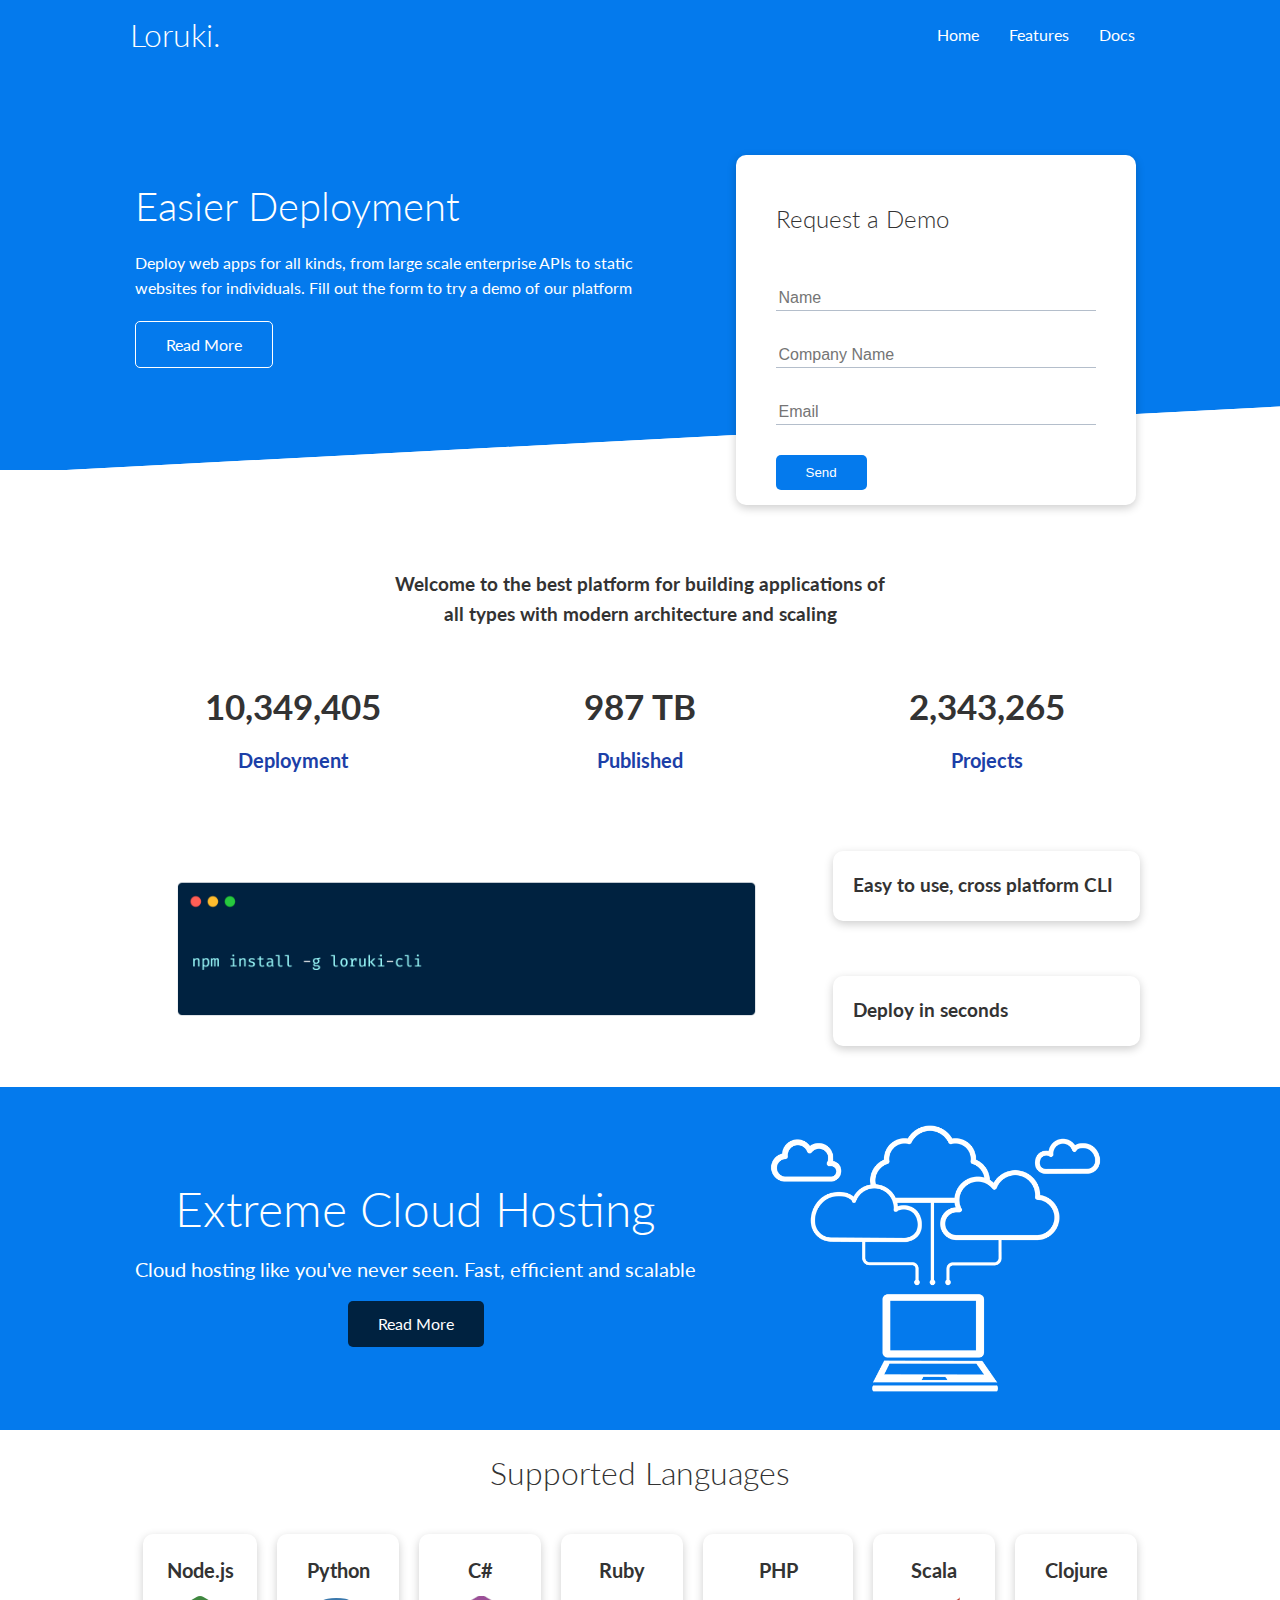
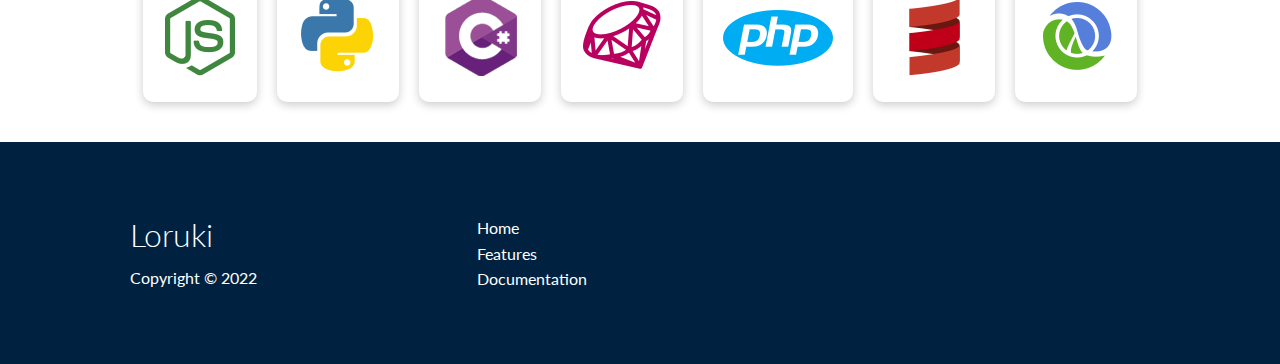
<file: index.html>
<!DOCTYPE html>
<html lang="en">

<head>
    <meta charset="UTF-8">
    <meta http-equiv="X-UA-Compatible" content="IE=edge">
    <meta name="viewport" content="width=device-width, initial-scale=1.0">
    <link rel="stylesheet" href="https://cdnjs.cloudflare.com/ajax/libs/font-awesome/6.1.2/css/all.min.css"
        integrity="sha512-1sCRPdkRXhBV2PBLUdRb4tMg1w2YPf37qatUFeS7zlBy7jJI8Lf4VHwWfZZfpXtYSLy85pkm9GaYVYMfw5BC1A=="
        crossorigin="anonymous" referrerpolicy="no-referrer" />
    <link rel="stylesheet" href="css/utilities.css">
    <link rel="stylesheet" href="css/style.css">
    <title>Loruki | Cloud Hostinf For Everyone</title>
</head>

<body>
    <!-- Navbar -->
    <div class="navbar">
        <div class="container flex">
            <h1 class="logo">Loruki.</h1>
            <nav>
                <ul>
                    <li><a href="index.html">Home</a></li>
                    <li><a href="features.html">Features</a></li>
                    <li><a href="docs.html">Docs</a></li>
                </ul>
            </nav>
        </div>
    </div>

    <!-- Showcase -->
    <section class="showcase">
        <div class="container grid">
            <div class="showcase-text">
                <h1>Easier Deployment</h1>
                <p>Deploy web apps for all kinds, from large scale enterprise APIs to static
                    websites for individuals. Fill out the form to try a demo of our platform
                </p>
                <a href="features.html" class="btn btn-outline">Read More</a>
            </div>

            <div class="showcase-form card">
                <h2>Request a Demo</h2>
                <form name="contact" netlify-honeypot="bot-field" method="POST" data-netlify="true">
                                    <input type="hidden" name="form-name" value="contact">
                                    <p class="hidden">
                                        <label>Don’t fill this out if you're human: <input name="bot-field" /></label>
                                      </p>
                                    <div class="form-control">
                                        <input type="text" name="name" placeholder="Name" required>
                                    </div>
                                    <div class="form-control">
                                        <input type="text" name="company" placeholder="Company Name" required>
                                    </div>
                                    <div class="form-control">
                                        <input type="email" name="email" placeholder="Email" required>
                                    </div>
                                    <input type="submit" value="Send" class="btn btn-primary">
                                </form>
            </div>
        </div>
    </section>

    <!-- Stats -->
    <section class="stats">
        <div class="container">
            <h3 class="stats-heading text-center my-1">
                Welcome to the best platform for building applications of all
                types with modern architecture and scaling
            </h3>

            <div class="grid grid-3 text-center my-4">
                <div>
                    <i class="fas fa-server fa-3x"></i>
                    <h3>10,349,405</h3>
                    <p class="text-secondary">Deployment</p>
                </div>
                <div>
                    <i class="fas fa-upload fa-3x"></i>
                    <h3>987 TB</h3>
                    <p class="text-secondary">Published</p>
                </div>
                <div>
                    <i class="fas fa-project-diagram fa-3x"></i>
                    <h3>2,343,265</h3>
                    <p class="text-secondary">Projects</p>
                </div>
            </div>
        </div>
    </section>
    
    <!-- Cli -->
    <section class="cli">
        <div class="container grid">
            <img src="images/cli.png" alt="">
            <div class="card">
                <h3>Easy to use, cross platform CLI</h3>
            </div>
            <div class="card">
                <h3>Deploy in seconds</h3>
            </div>
        </div>
    </section>

    <!-- Cloud -->
    <section class="cloud bg-primary my-2 py-2">
        <div class="container grid">
            <div class="text-center">
                <h2 class="lg">Extreme Cloud Hosting</h2>
                <p class="lead my-1">Cloud hosting like you've never seen.
                    Fast, efficient and scalable</p>
                <a href="features.html" class="btn btn-dark">Read More</a>
            </div>
            <img src="images/cloud.png" alt="">
        </div>
    </section>

    <!-- Languages -->
    <section class="languages">
        <h2 class="md text-center my-2">
            Supported Languages
        </h2>
        <div class="container flex">
            <div class="card">
                <h4>Node.js</h4>
                <img src="images/logos/node.png" alt="">
            </div>
            <div class="card">
                <h4>Python</h4>
                <img src="images/logos/python.png" alt="">
            </div>
            <div class="card">
                <h4>C#</h4>
                <img src="images/logos/csharp.png" alt="">
            </div>
            <div class="card">
                <h4>Ruby</h4>
                <img src="images/logos/ruby.png" alt="">
            </div>
            <div class="card">
                <h4>PHP</h4>
                <img src="images/logos/php.png" alt="">
            </div>
            <div class="card">
                <h4>Scala</h4>
                <img src="images/logos/scala.png" alt="">
            </div>
            <div class="card">
                <h4>Clojure</h4>
                <img src="images/logos/clojure.png" alt="">
            </div>
        </div>
    </section>

    <!-- Footer -->
    <footer class="footer bg-dark py-5">
        <div class="container grid grid-3">
            <div>
                <h1>Loruki</h1>
                <p>Copyright &copy; 2022</p>
            </div>
            <nav>
                <ul>
                    <li><a href="index.html">Home</a></li>
                    <li><a href="features.html">Features</a></li>
                    <li><a href="docs.html">Documentation</a></li>
                </ul>
            </nav>
            <div class="social">
                <a href="#"><i class="fab fa-github fa-2x"></i></a>
                <a href="#"><i class="fab fa-facebook fa-2x"></i></a>
                <a href="#"><i class="fab fa-instagram fa-2x"></i></a>
                <a href="#"><i class="fab fa-twitter fa-2x"></i></a>
            </div>
        </div>
    </footer>
</body>

</html>
</file>
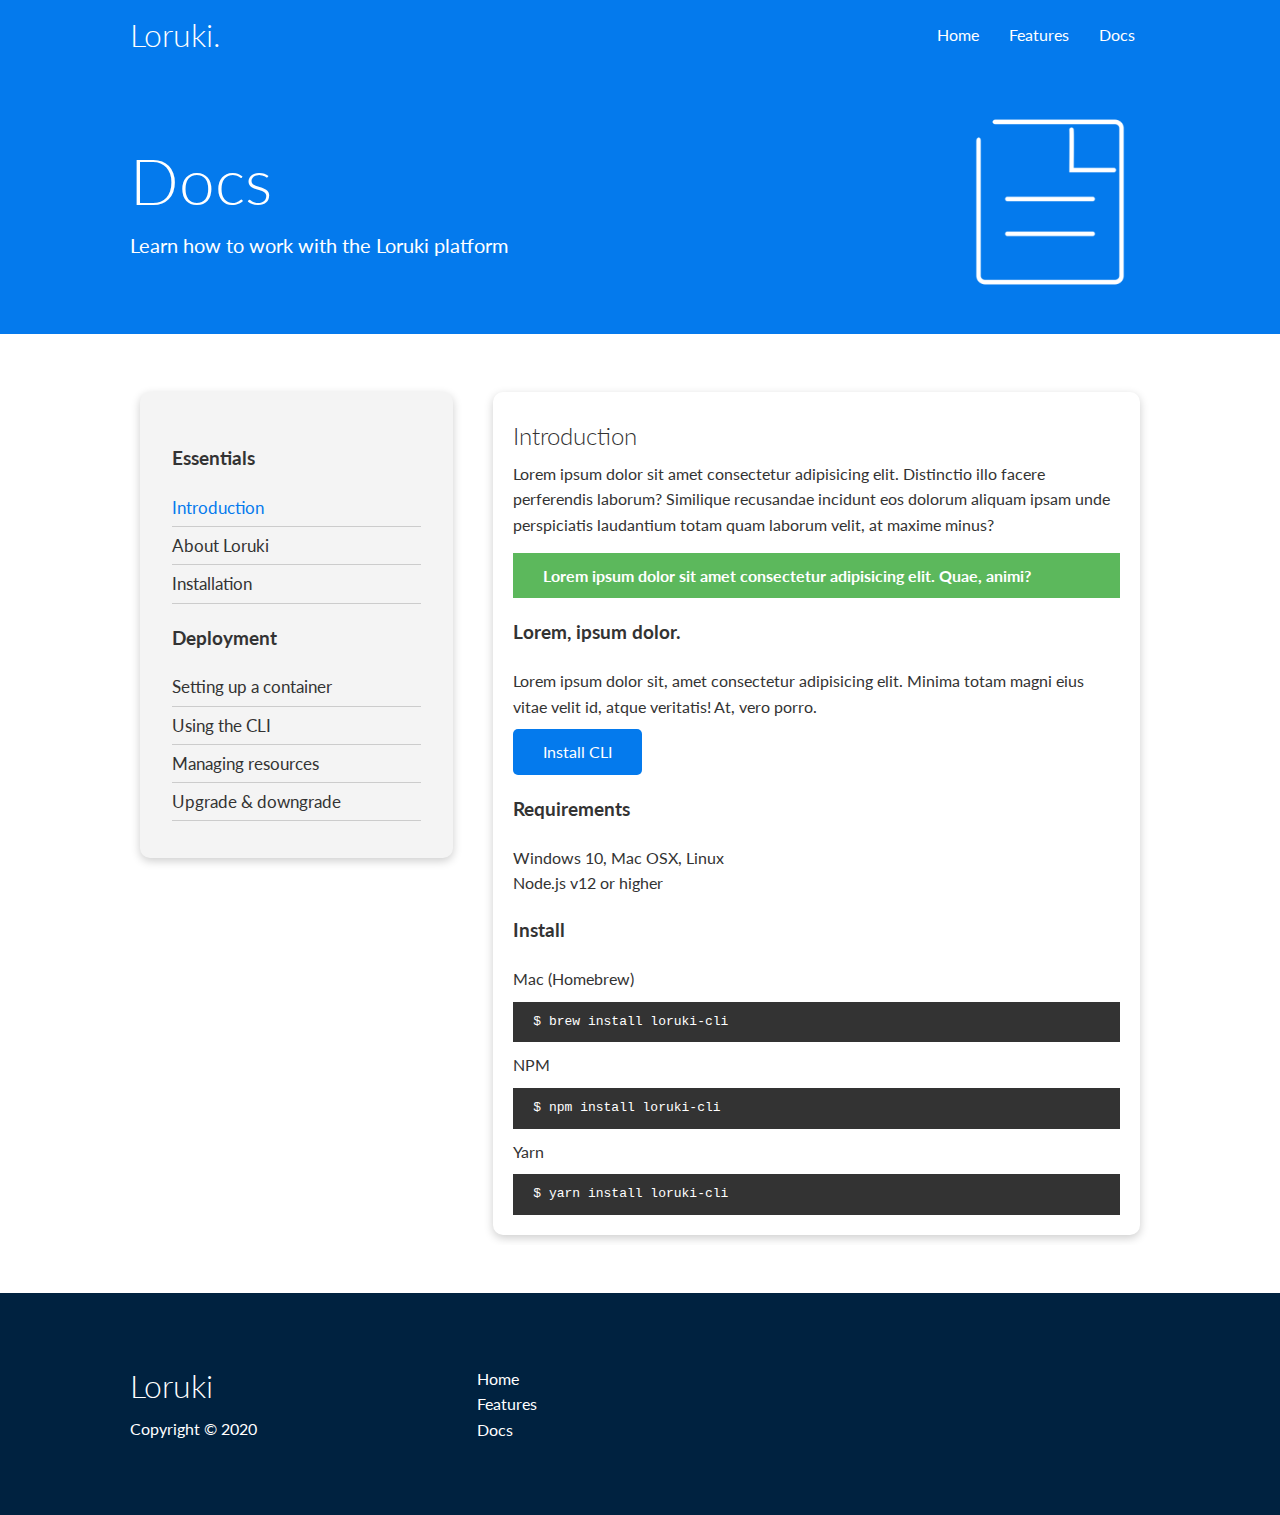
<file: docs.html>
<!DOCTYPE html>
<html lang="en">

<head>
    <meta charset="UTF-8">
    <meta name="viewport" content="width=device-width, initial-scale=1.0">
    <link rel="stylesheet" href="https://cdnjs.cloudflare.com/ajax/libs/font-awesome/5.15.1/css/all.min.css"
        integrity="sha512-+4zCK9k+qNFUR5X+cKL9EIR+ZOhtIloNl9GIKS57V1MyNsYpYcUrUeQc9vNfzsWfV28IaLL3i96P9sdNyeRssA=="
        crossorigin="anonymous" />
    <link rel="stylesheet" href="css/utilities.css">
    <link rel="stylesheet" href="css/style.css">
    <title>Loruki | Cloud Hosting For Everyone</title>
</head>

<body>
    <!-- Navbar -->
    <div class="navbar">
        <div class="container flex">
            <h1 class="logo">Loruki.</h1>
            <nav>
                <ul>
                    <li><a href="index.html">Home</a></li>
                    <li><a href="features.html">Features</a></li>
                    <li><a href="docs.html">Docs</a></li>
                </ul>
            </nav>
        </div>
    </div>

    <!-- Head -->
    <section class="docs-head bg-primary py-3">
        <div class="container grid">
            <div>
                <h1 class="xl">Docs</h1>
                <p class="lead">
                    Learn how to work with the Loruki platform
                </p>
            </div>
            <img src="images/docs.png" alt="">
        </div>
    </section>

    <!-- Docs main -->
    <section class="docs-main my-4">
        <div class="container grid">
            <div class="card bg-light p-3">
                <h3 class="my-2">Essentials</h3>
                <nav>
                    <ul>
                        <li><a class="text-primary" href="#">Introduction</a></li>
                        <li><a href="#">About Loruki</a></li>
                        <li><a href="#">Installation</a></li>
                    </ul>
                </nav>

                <h3 class="my-2">Deployment</h3>
                <nav>
                    <ul>
                        <li><a href="#">Setting up a container</a></li>
                        <li><a href="#">Using the CLI</a></li>
                        <li><a href="#">Managing resources</a></li>
                        <li><a href="#">Upgrade & downgrade</a></li>
                    </ul>
                </nav>
            </div>
            <div class="card">
                <h2>Introduction</h2>
                <p>Lorem ipsum dolor sit amet consectetur adipisicing elit. Distinctio illo facere perferendis laborum?
                    Similique recusandae incidunt eos dolorum aliquam ipsam unde perspiciatis laudantium totam quam
                    laborum velit, at maxime minus?</p>

                <div class="alert alert-success">
                    <i class="fas fa-info"></i> Lorem ipsum dolor sit amet consectetur adipisicing elit. Quae, animi?
                </div>

                <h3>Lorem, ipsum dolor.</h3>
                <p>Lorem ipsum dolor sit, amet consectetur adipisicing elit. Minima totam magni eius vitae velit id,
                    atque veritatis! At, vero porro.</p>
                <a href="#" class="btn btn-primary">Install CLI</a>

                <h3>Requirements</h3>
                <ul>
                    <li>Windows 10, Mac OSX, Linux</li>
                    <li>Node.js v12 or higher</li>
                </ul>

                <h3>Install</h3>
                <p>Mac (Homebrew)</p>
                <pre><code>$ brew install loruki-cli</code></pre>
                <p>NPM</p>
                <pre><code>$ npm install loruki-cli</code></pre>
                <p>Yarn</p>
                <pre><code>$ yarn install loruki-cli</code></pre>

            </div>
        </div>
    </section>

    <!-- Footer -->
    <footer class="footer bg-dark py-5">
        <div class="container grid grid-3">
            <div>
                <h1>Loruki
                </h1>
                <p>Copyright &copy; 2020</p>
            </div>
            <nav>
                <ul>
                    <li><a href="index.html">Home</a></li>
                    <li><a href="features.html">Features</a></li>
                    <li><a href="docs.html">Docs</a></li>
                </ul>
            </nav>
            <div class="social">
                <a href="#"><i class="fab fa-github fa-2x"></i></a>
                <a href="#"><i class="fab fa-facebook fa-2x"></i></a>
                <a href="#"><i class="fab fa-instagram fa-2x"></i></a>
                <a href="#"><i class="fab fa-twitter fa-2x"></i></a>
            </div>
        </div>
    </footer>
</body>

</html>
</file>
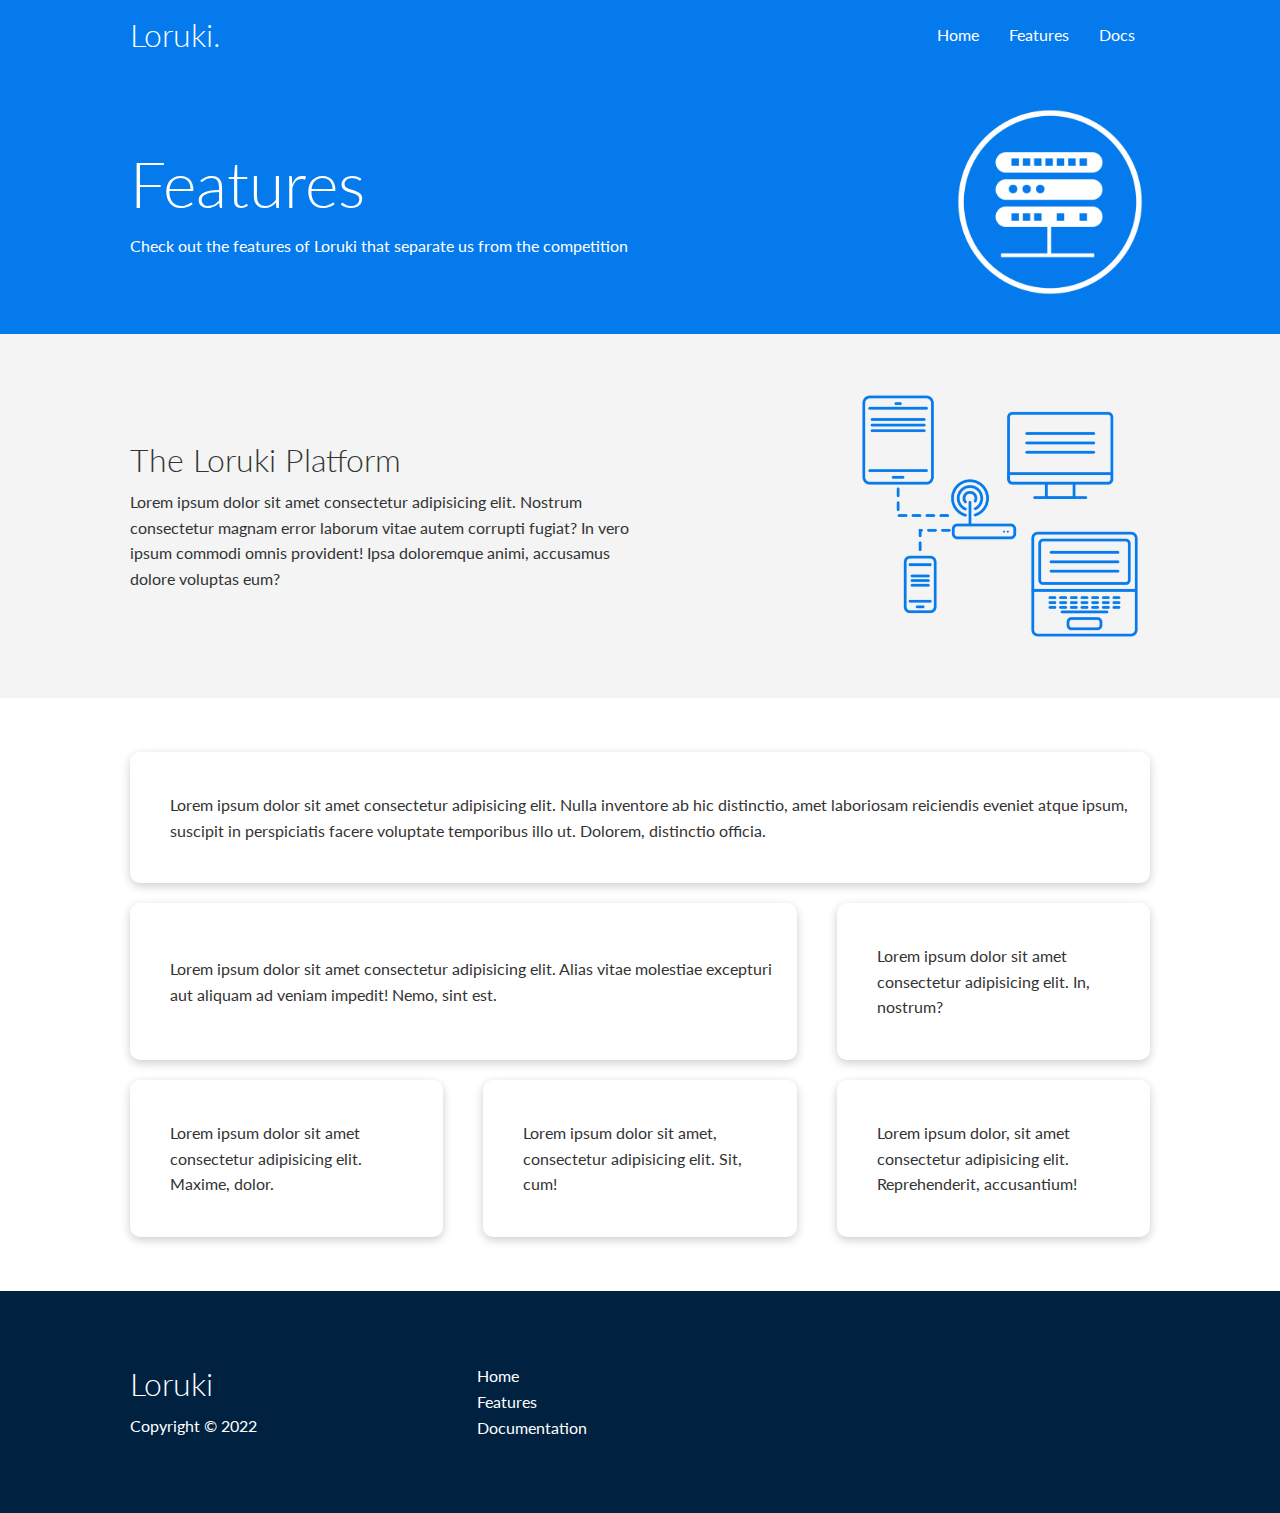
<file: features.html>
<!DOCTYPE html>
<html lang="en">

<head>
    <meta charset="UTF-8">
    <meta http-equiv="X-UA-Compatible" content="IE=edge">
    <meta name="viewport" content="width=device-width, initial-scale=1.0">
    <link rel="stylesheet" href="https://cdnjs.cloudflare.com/ajax/libs/font-awesome/6.1.2/css/all.min.css"
        integrity="sha512-1sCRPdkRXhBV2PBLUdRb4tMg1w2YPf37qatUFeS7zlBy7jJI8Lf4VHwWfZZfpXtYSLy85pkm9GaYVYMfw5BC1A=="
        crossorigin="anonymous" referrerpolicy="no-referrer" />
    <link rel="stylesheet" href="css/utilities.css">
    <link rel="stylesheet" href="css/style.css">
    <title>Loruki | Cloud Hostinf For Everyone</title>
</head>

<body>
    <!-- Navbar -->
    <div class="navbar">
        <div class="container flex">
            <h1 class="logo">Loruki.</h1>
            <nav>
                <ul>
                    <li><a href="index.html">Home</a></li>
                    <li><a href="features.html">Features</a></li>
                    <li><a href="docs.html">Docs</a></li>
                </ul>
            </nav>
        </div>
    </div>

    <!-- Head -->
    <section class="features-head bg-primary py-3">
        <div class="container grid">
            <div>
                <h1 class="xl">Features</h1>
                <p>Check out the features of Loruki that separate us from the competition</p>
            </div>
            <img src="images/server.png" alt="">
        </div>
    </section>

    <!-- Sub head -->
    <section class="features-sub-head bg-light py-3">
        <div class="container grid">
            <div>
                <h1 class="md">The Loruki Platform</h1>
                <p>
                    Lorem ipsum dolor sit amet consectetur adipisicing elit. Nostrum consectetur magnam error laborum
                    vitae autem corrupti fugiat? In vero ipsum commodi omnis provident! Ipsa doloremque animi, accusamus
                    dolore voluptas eum?
                </p>
            </div>
            <img src="images/server2.png" alt="">
        </div>
        </div>
    </section>

    <!-- Features main -->
    <section class="features-main my-2">
        <div class="container grid grid-3">
            <div class="card flex">
                <i class="fas fa-server fa-3x"></i>
                <p>Lorem ipsum dolor sit amet consectetur adipisicing elit. Nulla inventore ab hic distinctio, amet
                    laboriosam reiciendis eveniet atque ipsum, suscipit in perspiciatis facere voluptate temporibus illo
                    ut. Dolorem, distinctio officia.</p>
            </div>
            <div class="card flex">
                <i class="fas fa-network-wired fa-3x"></i>
                <p>Lorem ipsum dolor sit amet consectetur adipisicing elit. Alias vitae molestiae excepturi aut aliquam
                    ad veniam impedit! Nemo, sint est.</p>
            </div>
            <div class="card flex">
                <i class="fas fa-laptop-code fa-3x"></i>
                <p>Lorem ipsum dolor sit amet consectetur adipisicing elit. In, nostrum?</p>
            </div>
            <div class="card flex">
                <i class="fas fa-database fa-3x"></i>
                <p>Lorem ipsum dolor sit amet consectetur adipisicing elit. Maxime, dolor.</p>
            </div>
            <div class="card flex">
                <i class="fas fa-power-off fa-3x"></i>
                <p>Lorem ipsum dolor sit amet, consectetur adipisicing elit. Sit, cum!</p>
            </div>
            <div class="card flex">
                <i class="fas fa-upload fa-3x"></i>
                <p>Lorem ipsum dolor, sit amet consectetur adipisicing elit. Reprehenderit, accusantium!</p>
            </div>
        </div>
    </section>

    <!-- Footer -->
    <footer class="footer bg-dark py-5">
        <div class="container grid grid-3">
            <div>
                <h1>Loruki</h1>
                <p>Copyright &copy; 2022</p>
            </div>
            <nav>
                <ul>
                    <li><a href="index.html">Home</a></li>
                    <li><a href="features.html">Features</a></li>
                    <li><a href="docs.html">Documentation</a></li>
                </ul>
            </nav>
            <div class="social">
                <a href="#"><i class="fab fa-github fa-2x"></i></a>
                <a href="#"><i class="fab fa-facebook fa-2x"></i></a>
                <a href="#"><i class="fab fa-instagram fa-2x"></i></a>
                <a href="#"><i class="fab fa-twitter fa-2x"></i></a>
            </div>
        </div>
    </footer>
</body>

</html>
</file>
<file: css/utilities.css>
/* Utilities */
.container {
    max-width: 1100px;
    margin: 0 auto;
    overflow: auto;
    padding: 0 40px;
}

.card {
    background-color: #fff;
    border-radius: 10px;
    box-shadow: 0 3px 10px rgba(0, 0, 0, 0.2);
    padding: 20px;
    margin: 10px;
    color: #333
}

.btn {
    display: inline-block;
    padding: 10px 30px;
    cursor: pointer;
    background: var(--primary-color);
    color: #fff;
    border: none;
    border-radius: 5px;
}

.btn-outline {
    background-color: transparent;
    border: 1px #fff solid;
}

.btn:hover {
    transform: scale(0.98);
}

/* Backgrounds & colored buttons */
.bg-primary, .btn-primary {
    background-color: var(--primary-color);
    color: #fff;
}

.bg-secondary, .btn-secondary {
    background-color: var(--secondary-color);
    color: #fff;
}

.bg-dark, .btn-dark {
    background-color: var(--dark-color);
    color: #fff;
}

.bg-light, .btn-light {
    background-color: var(--light-color);
    color: #333;
}

.bg-primary a,
.btn-primary a,
.bg-secondary a,
.btn-secondary a,
.bg-dark a,
.btn-dark a {
    color: #fff;
}

/* Text colors */
.text-primary {
    color: var(--primary-color);
}

.text-secondary{
    color: var(--secondary-color);
}

.text-dark{
    color: var(--dark-color);
}

.text-light {
    color: var(--light-color);
}

/* Text sizes */
.lead {
    font-size: 20px;
}

.sm {
    font-size: 1rem;
}

.md {
    font-size: 2rem;
}

.lg {
    font-size: 3rem;
}

.xl {
    font-size: 4rem;
}

.text-center {
    text-align: center;
}

/* Alert */
.alert {
    background-color: var(--light-color);
    padding: 10px 20px;
    font-weight: bold;
    margin: 15px 0;
}

.alert i {
    margin-right: 10px;
}

.alert-success {
    background-color: var(--success-color);
    color: #fff;
}

.alert-error {
    background-color: var(--error-color);
    color: #fff;
}

.flex {
    display: flex;
    justify-content: center;
    align-items: center;
    height: 100%;
}

.grid {
    display: grid;
    grid-template-columns: repeat(2, 1fr);
    gap: 20px;
    justify-content: center;
    align-items: center;
    height: 100%;
}

.grid-3 {
    grid-template-columns: repeat(3, 1fr);
}

/* Margin */
.my-1 {
    margin: 1rem 0;
}

.my-2 {
    margin: 1.5rem 0;
}

.my-3 {
    margin: 2rem 0;
}

.my-4 {
    margin: 3rem 0;
}

.my-5 {
    margin: 4rem 0;
}


.m-1 {
    margin: 1rem;
}

.m-2 {
    margin: 1.5rem;
}

.m-3 {
    margin: 2rem;
}

.m-4 {
    margin: 3rem;
}

.m-5 {
    margin: 4rem;
}

/* Padding */
.py-1 {
    padding: 1rem 0;
}

.py-2 {
    padding: 1.5rem 0;
}

.py-3 {
    padding: 2rem 0;
}

.py-4 {
    padding: 3rem 0;
}

.py-5 {
    padding: 4rem 0;
}


.p-1 {
    padding: 1rem;
}

.p-2 {
    padding: 1.5rem;
}

.p-3 {
    padding: 2rem;
}

.p-4 {
    padding: 3rem;
}

.p-5 {
    padding: 4rem;
}
</file>
<file: css/style.css>
@import url('https://fonts.googleapis.com/css2?family=Lato:wght@300&display=swap');

:root {
    --primary-color: #047aed;
    --secondary-color: #1c3fa8;
    --dark-color: #002240;
    --light-color: #f4f4f4;
    --success-color: #5cb85c;
    --error-color: #d9534f;
}

* {
    box-sizing: border-box;
    padding: 0;
    margin: 0;
}

body {
    font-family: 'Lato', sans-serif;
    color: #333;
    line-height: 1.6;
}

ul {
    list-style-type: none;
}

a {
    text-decoration: none;
    color: #333;
}

h1,
h2 {
    font-weight: 300;
    line-height: 1.2;
    margin: 10px 0;
}

p {
    margin: 10px 0;
}

img {
    width: 100%;
}

code,
pre {
    background: #333;
    color: #fff;
    padding: 10px;
}

.hidden {
    visibility: hidden;
    height: 0;
}

/* Navbar */
.navbar {
    background-color: var(--primary-color);
    color: #fff;
    height: 70px;
}

.navbar ul {
    display: flex;
}

.navbar a {
    color: #fff;
    padding: 10px;
    margin: 0 5px;
}

.navbar a:hover {
    border-bottom: 2px #fff solid;
}

.navbar .flex {
    justify-content: space-between;
}

/* Showcase */
.showcase {
    height: 400px;
    background-color: var(--primary-color);
    color: #fff;
    position: relative;
}

.showcase h1 {
    font-size: 40px;
}

.showcase p {
    margin: 20px 0;
}

.showcase .grid {
    overflow: visible;
    grid-template-columns: 55% auto;
    gap: 30px;
}

.showcase-text {
    animation: slideInFromLeft 1s ease-in;
}

.showcase-form {
    position: relative;
    top: 60px;
    height: 350px;
    width: 400px;
    padding: 40px;
    z-index: 100;
    justify-self: flex-end;
    animation: slideInFromRight 1s ease-in;
}

.showcase-form .form-control {
    margin: 30px 0;
}

.showcase-form input[type='text'],
.showcase-form input[type='email'] {
    border: 0;
    border-bottom: 1px solid #b4becb;
    width: 100%;
    padding: 3px;
    font-size: 16px;
}

.showcase-form input:focus {
    outline: none;
}

.showcase::before,
.showcase::after {
    content: '';
    position: absolute;
    height: 100px;
    bottom: -70px;
    right: 0;
    left: 0;
    background: #fff;
    transform: skewY(-3deg);
    -webkit-transform: skewY(-3deg);
    -moz-transform: skewY(-3deg);
    -ms-transform: skewY(-3deg);
}

/* Stats */
.stats {
    padding-top: 100px;
    animation: slideInFromBottom 1s ease-in;
}

.stats-heading {
    max-width: 500px;
    margin: auto;
}

.stats .grid h3 {
    font-size: 35px;
}

.stats .grid p {
    font-size: 20px;
    font-weight: bold;
}

/* Cli */
.cli .grid {
    grid-template-columns: repeat(3, 1fr);
    grid-template-rows: repeat(2, 1fr);
}

.cli .grid>*:first-child {
    grid-column: 1 / span 2;
    grid-row: 1 / span 2;
}

/* Cloud */
.cloud .grid {
    grid-template-columns: 4fr 3fr;
}

/* Languages */

.languages .flex {
    flex-wrap: wrap;
}

.languages .card {
    text-align: center;
    margin: 18px 10px 40px;
    transition: transform 0.2s ease-in;
}

.languages .card h4 {
    font-size: 20px;
    margin-bottom: 10px;
}

.languages .card:hover {
    transform: translateY(-15px);
}

/* Features */
.features-head img,
.docs-head img {
    width: 200px;
    justify-self: flex-end;
}

.features-sub-head img {
    width: 300px;
    justify-self: flex-end;
}

.features-main .card>i {
    margin-right: 20px;
}

.features-main .grid {
    padding: 30px;
}

.features-main .grid>*:first-child {
    grid-column: 1 / span 3;
}

.features-main .grid>*:nth-child(2) {
    grid-column: 1 / span 2;
}

/* Docs */
.docs-main h3 {
    margin: 20px 0;
}

.docs-main .grid {
    grid-template-columns: 1fr 2fr;
    align-items: flex-start;
}

.docs-main nav li {
    font-size: 17px;
    padding-bottom: 5px;
    margin-bottom: 5px;
    border-bottom: 1px #ccc solid;
}

.docs-main a:hover {
    font-weight: bold;
}

/* Footer */
.footer .social a {
    margin: 0 10px;
}

.fa-github:hover {
    color: #000000;
}

.fa-facebook:hover {
    color: #1773EA;
}

.fa-instagram:hover {
    color: #B32E87;
}

.fa-twitter:hover {
    color: #1C9CEA;
}

/* Animations */
@keyframes slideInFromLeft {
    0% {
        transform: translateX(-100%);
    }

    100% {
        transform: translateX(0);
    }
}

@keyframes slideInFromRight {
    0% {
        transform: translateX(100%);
    }

    100% {
        transform: translateX(0);
    }
}

@keyframes slideInFromTop {
    0% {
        transform: translateY(-100%);
    }

    100% {
        transform: translateX(0);
    }
}

@keyframes slideInFromBottom {
    0% {
        transform: translateY(100%);
    }

    100% {
        transform: translateX(0);
    }
}

/* Tablets and under */
@media (max-width: 768px) {

    .grid,
    .showcase .grid,
    .stats .grid,
    .cli .grid,
    .cloud .grid,
    .features-main .grid,
    .docs-main .grid {
        grid-template-columns: 1fr;
        grid-template-rows: 1fr;
    }

    .showcase {
        height: auto;
    }

    .showcase-text {
        text-align: center;
        margin-top: 40px;
        animation: slideInFromTop 1s ease-in;
    }

    .showcase-form {
        justify-self: center;
        margin: auto;
        animation: slideInFromBottom 1s ease-in;
    }

    .cli .grid>*:first-child {
        grid-column: 1;
        grid-row: 1;
    }

    .features-head,
    .features-sub-head,
    .docs-head {
        text-align: center;
    }

    .features-head img,
    .features-sub-head img,
    .docs-head img {
        justify-self: center;
    }

    .features-main .grid>*:first-child,
    .features-main .grid>*:nth-child(2) {
        grid-column: 1;
    }
}

/* Mobile */
@media (max-width: 500px) {
    .navbar {
        height: 110px;
    }

    .navbar .flex {
        flex-direction: column;
    }

    .navbar ul {
        padding: 10px;
        background-color: rgba(0, 0, 0, 0.1);
    }

    .showcase-form {
        width: 300px;
    }
}
</file>
